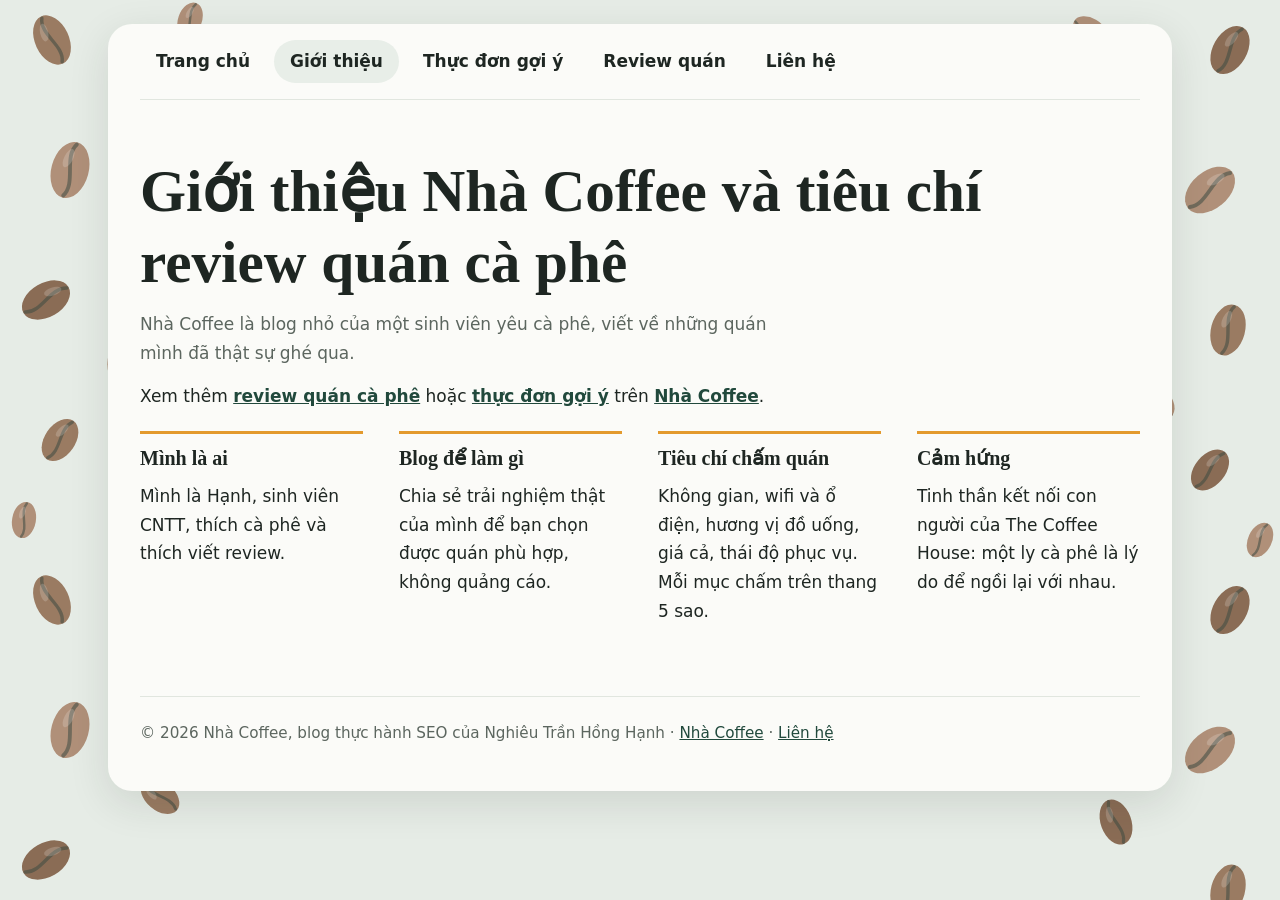
<file: gioi-thieu.html>
<!DOCTYPE html>
<html lang="vi">
<head>
<meta charset="utf-8">
<meta name="viewport" content="width=device-width, initial-scale=1">
<title>Giới thiệu Nhà Coffee &amp; tiêu chí review quán cà phê</title>
<meta name="description" content="Nhà Coffee chia sẻ tiêu chí review quán cà phê: không gian, wifi, ổ cắm, giá và đồ uống, giúp bạn chọn quán học bài, làm việc tại TP.HCM.">
<meta property="og:title" content="Giới thiệu Nhà Coffee &amp; tiêu chí review quán cà phê">
<meta property="og:description" content="Nhà Coffee chia sẻ tiêu chí review quán cà phê: không gian, wifi, ổ cắm, giá và đồ uống, giúp bạn chọn quán học bài, làm việc tại TP.HCM.">
<meta property="og:type" content="website">
<link rel="stylesheet" href="style.css">
</head>
<body>
<div class="nc">
<nav class="nc-nav" aria-label="Menu Nhà Coffee"><a href="index.html">Trang chủ</a><a href="gioi-thieu.html" aria-current="page">Giới thiệu</a><a href="thuc-don.html">Thực đơn gợi ý</a><a href="review-quan-ca-phe.html">Review quán</a><a href="lien-he.html">Liên hệ</a></nav>
<main>
<section>
    <h1>Giới thiệu Nhà Coffee và tiêu chí review quán cà phê</h1>
    <p class="nc-lead">Nhà Coffee là blog nhỏ của một sinh viên yêu cà phê, viết về những quán mình đã thật sự ghé qua.</p>
    <p>Xem thêm <a class="nc-link" href="review-quan-ca-phe.html">review quán cà phê</a> hoặc <a class="nc-link" href="thuc-don.html">thực đơn gợi ý</a> trên <a class="nc-link" href="index.html">Nhà Coffee</a>.</p>
    <div class="nc-about">
      <div><h2>Mình là ai</h2><p>Mình là Hạnh, sinh viên CNTT, thích cà phê và thích viết review.</p></div>
      <div><h2>Blog để làm gì</h2><p>Chia sẻ trải nghiệm thật của mình để bạn chọn được quán phù hợp, không quảng cáo.</p></div>
      <div><h2>Tiêu chí chấm quán</h2><p>Không gian, wifi và ổ điện, hương vị đồ uống, giá cả, thái độ phục vụ. Mỗi mục chấm trên thang 5 sao.</p></div>
      <div><h2>Cảm hứng</h2><p>Tinh thần kết nối con người của The Coffee House: một ly cà phê là lý do để ngồi lại với nhau.</p></div>
    </div>
  </section>
</main>
<footer>© 2026 Nhà Coffee, blog thực hành SEO của Nghiêu Trần Hồng Hạnh · <a href="index.html">Nhà Coffee</a> · <a href="lien-he.html">Liên hệ</a></footer>
</div>
</body>
</html>
</file>
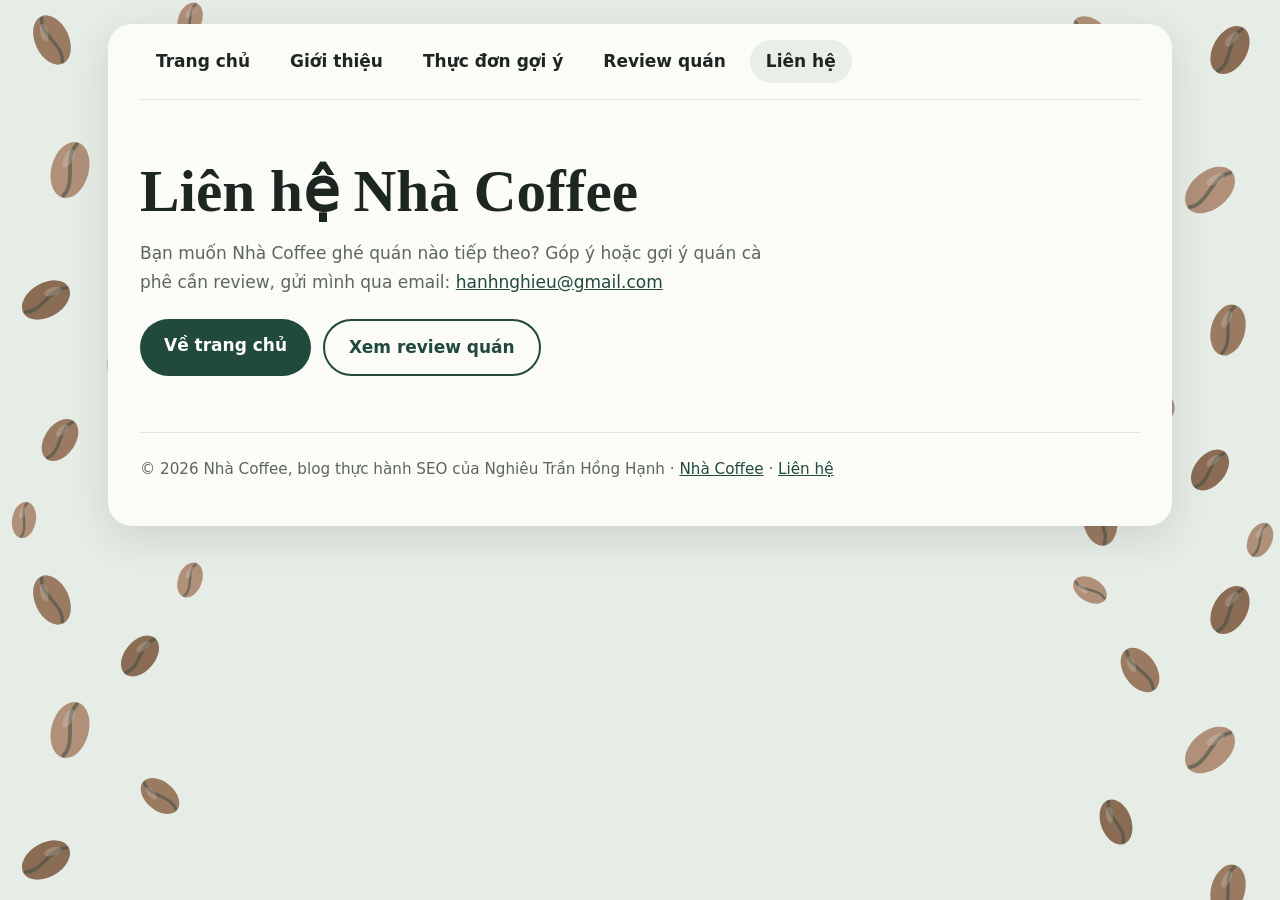
<file: lien-he.html>
<!DOCTYPE html>
<html lang="vi">
<head>
<meta charset="utf-8">
<meta name="viewport" content="width=device-width, initial-scale=1">
<title>Liên hệ Nhà Coffee – Góp ý &amp; gợi ý quán cà phê</title>
<meta name="description" content="Liên hệ Nhà Coffee để góp ý, gợi ý quán cà phê cần review hoặc hợp tác tại TP.HCM.">
<meta property="og:title" content="Liên hệ Nhà Coffee – Góp ý &amp; gợi ý quán cà phê">
<meta property="og:description" content="Liên hệ Nhà Coffee để góp ý, gợi ý quán cà phê cần review hoặc hợp tác tại TP.HCM.">
<meta property="og:type" content="website">
<link rel="stylesheet" href="style.css">
</head>
<body>
<div class="nc">
<nav class="nc-nav" aria-label="Menu Nhà Coffee"><a href="index.html">Trang chủ</a><a href="gioi-thieu.html">Giới thiệu</a><a href="thuc-don.html">Thực đơn gợi ý</a><a href="review-quan-ca-phe.html">Review quán</a><a href="lien-he.html" aria-current="page">Liên hệ</a></nav>
<main>
<section>
    <h1>Liên hệ Nhà Coffee</h1>
    <p class="nc-lead">Bạn muốn Nhà Coffee ghé quán nào tiếp theo? Góp ý hoặc gợi ý quán cà phê cần review, gửi mình qua email: <a href="mailto:hanhnghieu@gmail.com">hanhnghieu@gmail.com</a></p>
    <div class="nc-btns"><a class="nc-btn" href="index.html">Về trang chủ</a> <a class="nc-btn alt" href="review-quan-ca-phe.html">Xem review quán</a></div>
  </section>
</main>
<footer>© 2026 Nhà Coffee, blog thực hành SEO của Nghiêu Trần Hồng Hạnh · <a href="index.html">Nhà Coffee</a> · <a href="lien-he.html">Liên hệ</a></footer>
</div>
</body>
</html>
</file>
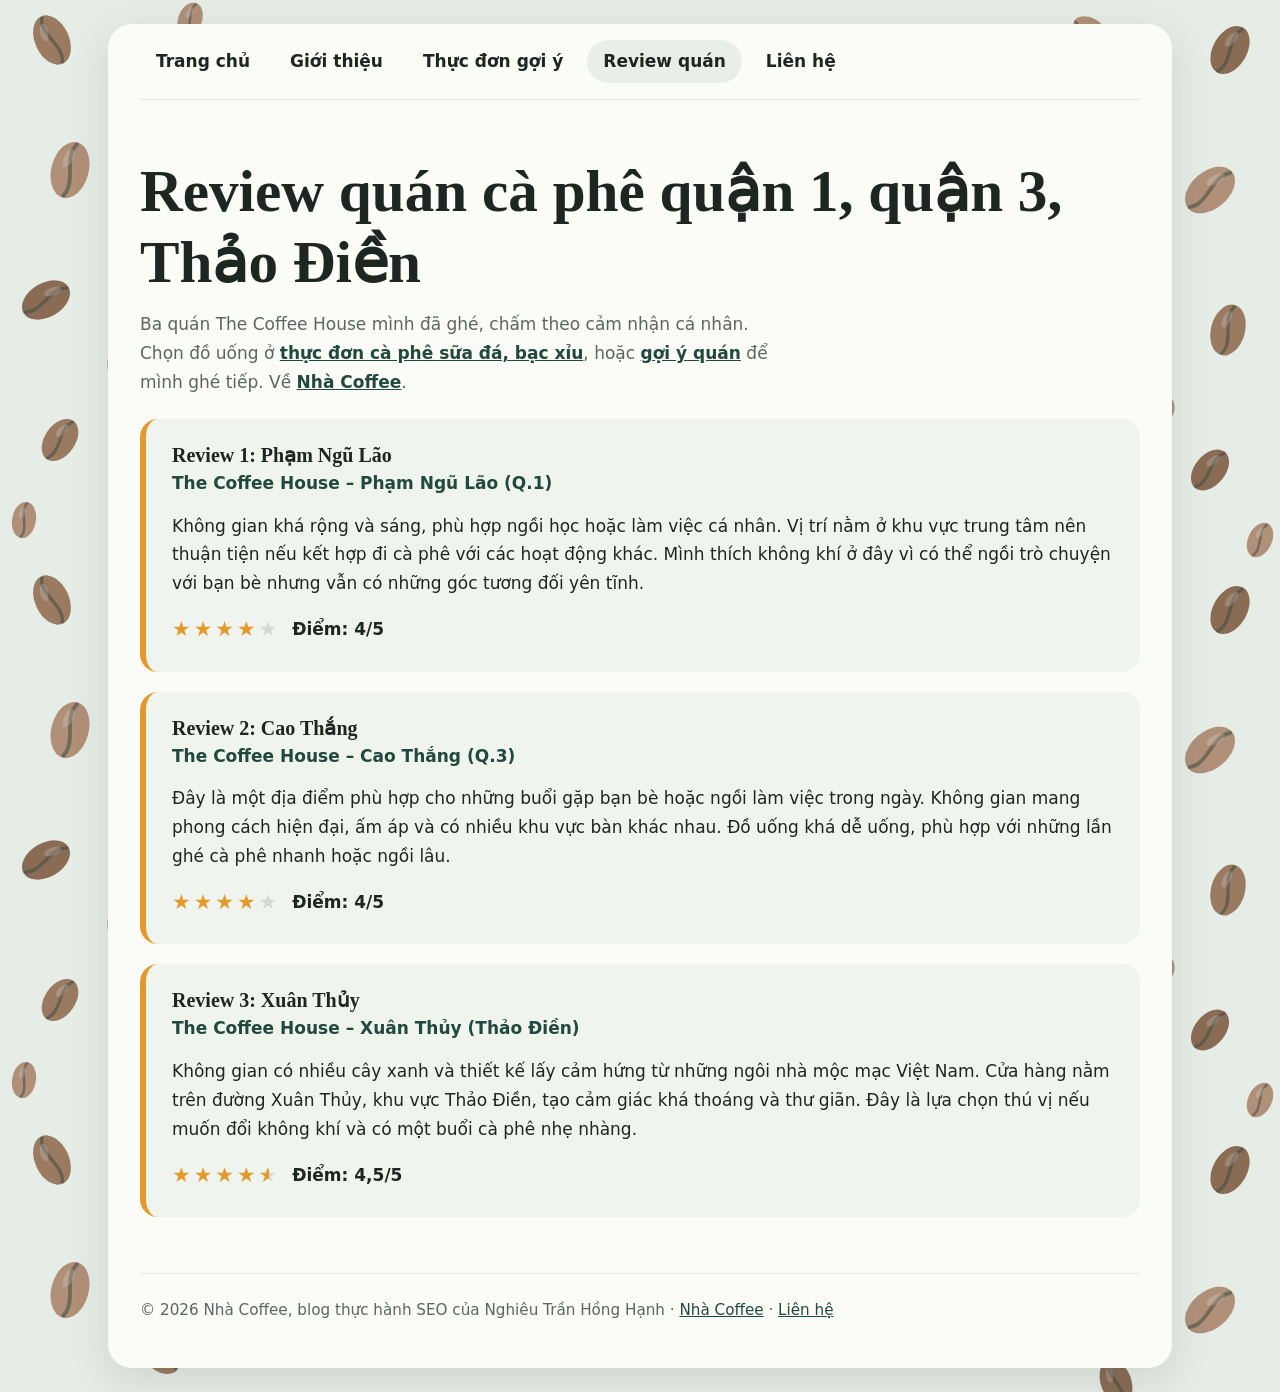
<file: review-quan-ca-phe.html>
<!DOCTYPE html>
<html lang="vi">
<head>
<meta charset="utf-8">
<meta name="viewport" content="width=device-width, initial-scale=1">
<title>Review quán cà phê quận 1, quận 3, Thảo Điền | Nhà Coffee</title>
<meta name="description" content="Review quán cà phê quận 1, quận 3, Thảo Điền: không gian, giá, đồ uống và độ yên tĩnh để học bài, làm việc. Đọc review Nhà Coffee.">
<meta property="og:title" content="Review quán cà phê quận 1, quận 3, Thảo Điền | Nhà Coffee">
<meta property="og:description" content="Review quán cà phê quận 1, quận 3, Thảo Điền: không gian, giá, đồ uống và độ yên tĩnh để học bài, làm việc. Đọc review Nhà Coffee.">
<meta property="og:type" content="website">
<link rel="stylesheet" href="style.css">
</head>
<body>
<div class="nc">
<nav class="nc-nav" aria-label="Menu Nhà Coffee"><a href="index.html">Trang chủ</a><a href="gioi-thieu.html">Giới thiệu</a><a href="thuc-don.html">Thực đơn gợi ý</a><a href="review-quan-ca-phe.html" aria-current="page">Review quán</a><a href="lien-he.html">Liên hệ</a></nav>
<main>
<section>
    <h1>Review quán cà phê quận 1, quận 3, Thảo Điền</h1>
    <p class="nc-lead">Ba quán The Coffee House mình đã ghé, chấm theo cảm nhận cá nhân. Chọn đồ uống ở <a class="nc-link" href="thuc-don.html">thực đơn cà phê sữa đá, bạc xỉu</a>, hoặc <a class="nc-link" href="lien-he.html">gợi ý quán</a> để mình ghé tiếp. Về <a class="nc-link" href="index.html">Nhà Coffee</a>.</p>
    <div class="nc-reviews">
      <article class="nc-review">
        <h2>Review 1: Phạm Ngũ Lão</h2>
        <p class="nc-place">The Coffee House – Phạm Ngũ Lão (Q.1)</p>
        <p>Không gian khá rộng và sáng, phù hợp ngồi học hoặc làm việc cá nhân. Vị trí nằm ở khu vực trung tâm nên thuận tiện nếu kết hợp đi cà phê với các hoạt động khác. Mình thích không khí ở đây vì có thể ngồi trò chuyện với bạn bè nhưng vẫn có những góc tương đối yên tĩnh.</p>
        <div class="nc-score"><span class="nc-stars" style="--p:80%" aria-hidden="true">★★★★★</span><span>Điểm: 4/5</span></div>
      </article>
      <article class="nc-review">
        <h2>Review 2: Cao Thắng</h2>
        <p class="nc-place">The Coffee House – Cao Thắng (Q.3)</p>
        <p>Đây là một địa điểm phù hợp cho những buổi gặp bạn bè hoặc ngồi làm việc trong ngày. Không gian mang phong cách hiện đại, ấm áp và có nhiều khu vực bàn khác nhau. Đồ uống khá dễ uống, phù hợp với những lần ghé cà phê nhanh hoặc ngồi lâu.</p>
        <div class="nc-score"><span class="nc-stars" style="--p:80%" aria-hidden="true">★★★★★</span><span>Điểm: 4/5</span></div>
      </article>
      <article class="nc-review">
        <h2>Review 3: Xuân Thủy</h2>
        <p class="nc-place">The Coffee House – Xuân Thủy (Thảo Điền)</p>
        <p>Không gian có nhiều cây xanh và thiết kế lấy cảm hứng từ những ngôi nhà mộc mạc Việt Nam. Cửa hàng nằm trên đường Xuân Thủy, khu vực Thảo Điền, tạo cảm giác khá thoáng và thư giãn. Đây là lựa chọn thú vị nếu muốn đổi không khí và có một buổi cà phê nhẹ nhàng.</p>
        <div class="nc-score"><span class="nc-stars" style="--p:90%" aria-hidden="true">★★★★★</span><span>Điểm: 4,5/5</span></div>
      </article>
    </div>
  </section>
</main>
<footer>© 2026 Nhà Coffee, blog thực hành SEO của Nghiêu Trần Hồng Hạnh · <a href="index.html">Nhà Coffee</a> · <a href="lien-he.html">Liên hệ</a></footer>
</div>
</body>
</html>
</file>
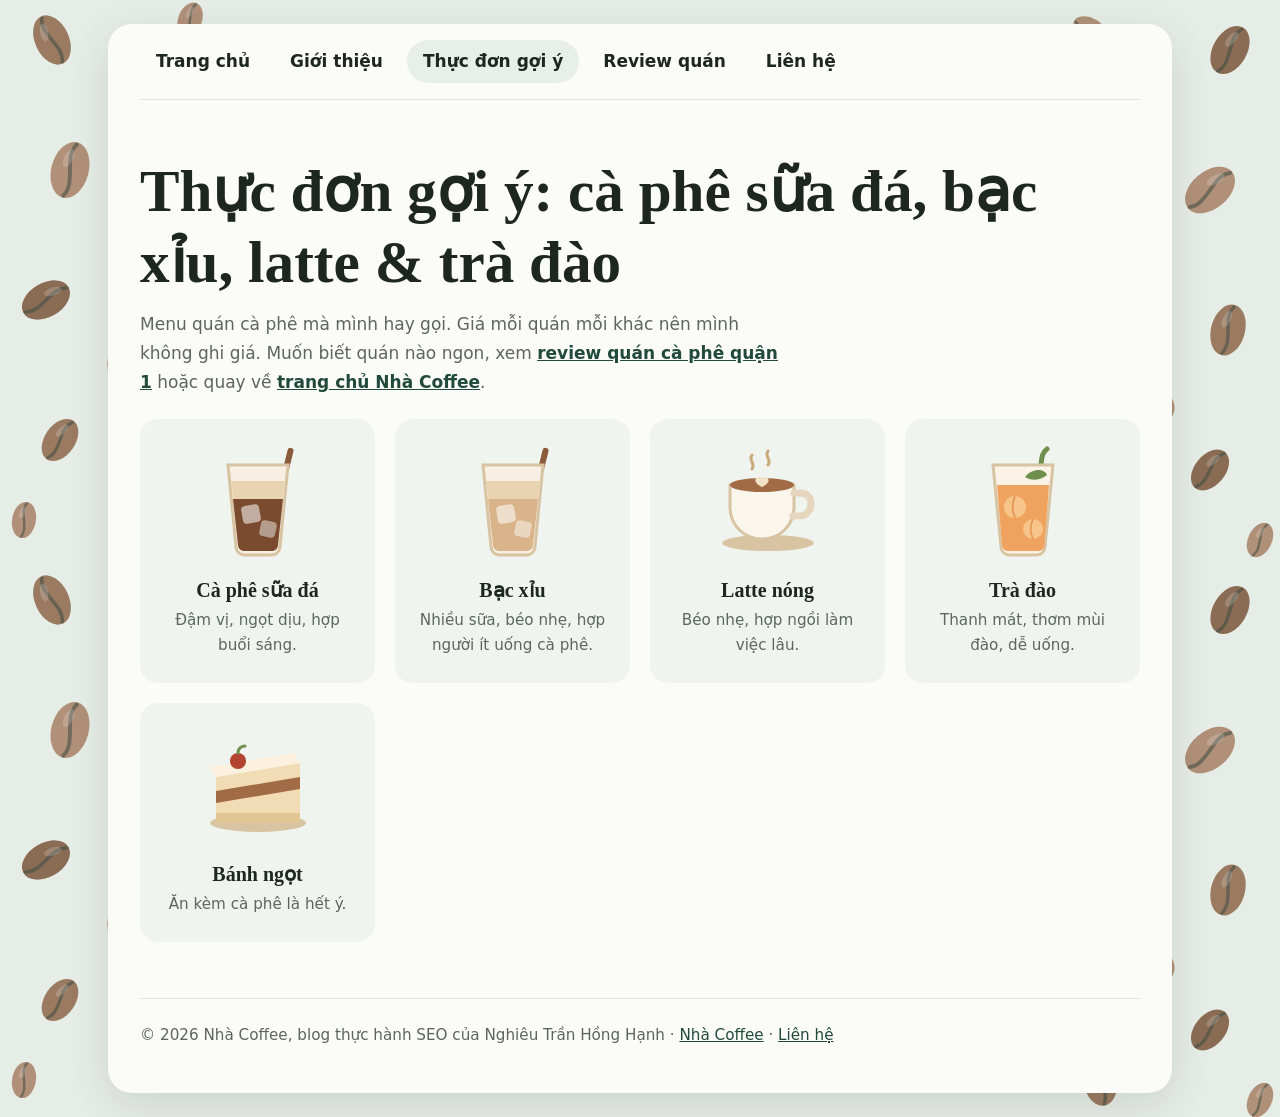
<file: thuc-don.html>
<!DOCTYPE html>
<html lang="vi">
<head>
<meta charset="utf-8">
<meta name="viewport" content="width=device-width, initial-scale=1">
<title>Thực đơn gợi ý: cà phê sữa đá, bạc xỉu, latte, trà đào</title>
<meta name="description" content="Gợi ý cà phê sữa đá, bạc xỉu, latte, trà đào và menu quán cà phê dễ uống cho sinh viên, dân văn phòng. Xem thực đơn Nhà Coffee.">
<meta property="og:title" content="Thực đơn gợi ý: cà phê sữa đá, bạc xỉu, latte, trà đào">
<meta property="og:description" content="Gợi ý cà phê sữa đá, bạc xỉu, latte, trà đào và menu quán cà phê dễ uống cho sinh viên, dân văn phòng. Xem thực đơn Nhà Coffee.">
<meta property="og:type" content="website">
<link rel="stylesheet" href="style.css">
</head>
<body>
<div class="nc">
<nav class="nc-nav" aria-label="Menu Nhà Coffee"><a href="index.html">Trang chủ</a><a href="gioi-thieu.html">Giới thiệu</a><a href="thuc-don.html" aria-current="page">Thực đơn gợi ý</a><a href="review-quan-ca-phe.html">Review quán</a><a href="lien-he.html">Liên hệ</a></nav>
<main>
<section>
    <h1>Thực đơn gợi ý: cà phê sữa đá, bạc xỉu, latte &amp; trà đào</h1>
    <p class="nc-lead">Menu quán cà phê mà mình hay gọi. Giá mỗi quán mỗi khác nên mình không ghi giá. Muốn biết quán nào ngon, xem <a class="nc-link" href="review-quan-ca-phe.html">review quán cà phê quận 1</a> hoặc quay về <a class="nc-link" href="index.html">trang chủ Nhà Coffee</a>.</p>
    <div class="nc-drinks">
      <div class="nc-drink">
        <svg viewBox="0 0 120 120" role="img" aria-label="Ly cà phê sữa đá">
          <rect x="83" y="6" width="6" height="60" rx="3" fill="#8a5a3b" transform="rotate(14 86 36)"/>
          <path d="M30 24h60l-8 82c-.5 5-4 8-9 8H47c-5 0-8.500-3-9-8z" fill="#f7efe1" stroke="#d8c4a3" stroke-width="3"/>
          <path d="M35 58h50l-5 46c-.5 4-3 6-7 6H47c-4 0-6.500-2-7-6z" fill="#7a4b2f"/>
          <path d="M33 40h54l-2.500 18h-49z" fill="#e9d3b0"/>
          <rect x="44" y="64" width="18" height="18" rx="4" fill="#fff" opacity=".55" transform="rotate(-10 53 73)"/>
          <rect x="62" y="80" width="16" height="16" rx="4" fill="#fff" opacity=".45" transform="rotate(12 70 88)"/>
        </svg>
        <h2>Cà phê sữa đá</h2>
        <p>Đậm vị, ngọt dịu, hợp buổi sáng.</p>
      </div>
      <div class="nc-drink">
        <svg viewBox="0 0 120 120" role="img" aria-label="Ly bạc xỉu">
          <rect x="83" y="6" width="6" height="60" rx="3" fill="#8a5a3b" transform="rotate(14 86 36)"/>
          <path d="M30 24h60l-8 82c-.5 5-4 8-9 8H47c-5 0-8.500-3-9-8z" fill="#f7efe1" stroke="#d8c4a3" stroke-width="3"/>
          <path d="M35 58h50l-5 46c-.5 4-3 6-7 6H47c-4 0-6.500-2-7-6z" fill="#d9b48a"/>
          <path d="M33 40h54l-2.500 18h-49z" fill="#e9d3b0"/>
          <rect x="44" y="64" width="18" height="18" rx="4" fill="#fff" opacity=".55" transform="rotate(-10 53 73)"/>
          <rect x="62" y="80" width="16" height="16" rx="4" fill="#fff" opacity=".45" transform="rotate(12 70 88)"/>
        </svg>
        <h2>Bạc xỉu</h2>
        <p>Nhiều sữa, béo nhẹ, hợp người ít uống cà phê.</p>
      </div>
      <div class="nc-drink">
        <svg viewBox="0 0 120 120" role="img" aria-label="Tách latte nóng">
          <ellipse cx="60" cy="102" rx="46" ry="8" fill="#d8c4a3"/>
          <path d="M22 44h64v22c0 18-14 32-32 32S22 84 22 66z" fill="#fbf6ec" stroke="#d8c4a3" stroke-width="3"/>
          <path d="M86 52h6c8 0 11 5 11 11s-4 12-12 12h-6" fill="none" stroke="#e5d6bd" stroke-width="7" stroke-linecap="round"/>
          <ellipse cx="54" cy="44" rx="32" ry="7" fill="#a06b45"/>
          <path d="M54 46c-9-4-8-10-2-10 2 0 2 1 2 2 0-1 1-2 2-2 6 0 7 6-2 10z" fill="#f2e2c8"/>
          <path d="M44 14c-4 6 4 8 0 14M60 10c-4 6 4 8 0 14" fill="none" stroke="#c9a97c" stroke-width="3" stroke-linecap="round"/>
        </svg>
        <h2>Latte nóng</h2>
        <p>Béo nhẹ, hợp ngồi làm việc lâu.</p>
      </div>
      <div class="nc-drink">
        <svg viewBox="0 0 120 120" role="img" aria-label="Ly trà đào">
          <path d="M84 8c-8 6-4 16-8 24" fill="none" stroke="#6f8f4e" stroke-width="5" stroke-linecap="round"/>
          <path d="M30 24h60l-8 82c-.5 5-4 8-9 8H47c-5 0-8.500-3-9-8z" fill="#fbf3e6" stroke="#d8c4a3" stroke-width="3"/>
          <path d="M34 44h52l-4.500 60c-.4 4-3 6-7 6H46c-4 0-6.600-2-7-6z" fill="#f0a35e"/>
          <circle cx="52" cy="66" r="11" fill="#f7c58a"/><path d="M52 55c-3 7-3 15 0 22" stroke="#e59a5a" stroke-width="2" fill="none"/>
          <circle cx="70" cy="88" r="10" fill="#f7c58a"/><path d="M70 78c-3 6-3 14 0 20" stroke="#e59a5a" stroke-width="2" fill="none"/>
          <path d="M62 36c8-10 20-8 22-2-8 6-16 6-22 2z" fill="#6f8f4e"/>
        </svg>
        <h2>Trà đào</h2>
        <p>Thanh mát, thơm mùi đào, dễ uống.</p>
      </div>
      <div class="nc-drink">
        <svg viewBox="0 0 120 120" role="img" aria-label="Miếng bánh ngọt">
          <ellipse cx="60" cy="98" rx="48" ry="9" fill="#d8c4a3"/>
          <path d="M18 88V52l84-14v50z" fill="#f2dcb6"/>
          <path d="M18 66l84-14v12L18 78z" fill="#a06b45"/>
          <path d="M18 52l84-14 -6-10-84 14z" fill="#fbf1de"/>
          <path d="M18 88h84v6c0 2-2 4-4 4H22c-2 0-4-2-4-4z" fill="#e2c795"/>
          <circle cx="40" cy="36" r="8" fill="#b4432f"/><path d="M40 28c0-5 4-7 7-7" stroke="#6f8f4e" stroke-width="3" fill="none" stroke-linecap="round"/>
        </svg>
        <h2>Bánh ngọt</h2>
        <p>Ăn kèm cà phê là hết ý.</p>
      </div>
    </div>
  </section>
</main>
<footer>© 2026 Nhà Coffee, blog thực hành SEO của Nghiêu Trần Hồng Hạnh · <a href="index.html">Nhà Coffee</a> · <a href="lien-he.html">Liên hệ</a></footer>
</div>
</body>
</html>
</file>
<file: style.css>
.nc{--bg:#fbfbf8;--sand:#e8eee8;--tile:#f0f4ef;--latte:#e39a2d;--brown:#21493c;--ink:#1e2622;--muted:#5c665f;--line:#e1e6df;max-width:1000px;margin:24px auto;padding:0 32px 8px;border-radius:24px;box-shadow:0 12px 40px rgba(30,38,34,.12);background:var(--bg);color:var(--ink);font-family:system-ui,-apple-system,"Segoe UI",Roboto,sans-serif;line-height:1.7;font-size:17px}
.nc *{box-sizing:border-box}
.nc h1,.nc h2,.nc h3{font-family:"Times New Roman",Cambria,"Palatino Linotype",serif;line-height:1.2;margin:0 0 12px;color:var(--ink)}
.nc h1{font-size:clamp(2.3rem,6vw,3.7rem)}
.nc h2{font-size:2rem}
.nc h3{font-size:1.25rem}
.nc p{margin:0 0 14px}
.nc a{color:var(--brown)}
.nc-nav{display:flex;flex-wrap:wrap;gap:4px 8px;padding:16px 0;border-bottom:1px solid var(--line)}
.nc-nav a{padding:7px 16px;border-radius:999px;text-decoration:none;font-weight:600;color:var(--ink)}
.nc-nav a:hover,.nc-nav a:focus{background:var(--sand)}
.nc section{scroll-margin-top:24px;padding:56px 0;border-bottom:1px solid var(--line)}
.nc section:last-of-type{border-bottom:0}
.nc-hero{display:grid;grid-template-columns:1.15fr .85fr;gap:32px;align-items:center}
.nc-hero p{font-size:1.15rem;color:var(--muted);max-width:32em}
.nc-hero svg{width:100%;max-width:340px;justify-self:center}
.nc-btns{display:flex;flex-wrap:wrap;gap:12px;margin-top:22px}
.nc-btn{display:inline-block;padding:12px 24px;background:var(--brown);color:#fff!important;text-decoration:none;font-weight:600;border-radius:999px}
.nc-btn:hover{background:#163629}
.nc-btn.alt{background:transparent;color:var(--brown)!important;border:2px solid var(--brown)}
.nc-lead{color:var(--muted);max-width:38em}
.nc-about{display:grid;grid-template-columns:repeat(auto-fit,minmax(210px,1fr));gap:24px 36px;margin-top:20px}
.nc-about h3{padding-top:12px;border-top:3px solid var(--latte)}
.nc-drinks{display:grid;grid-template-columns:repeat(auto-fit,minmax(200px,1fr));gap:20px;margin-top:22px}
.nc-drink{background:var(--tile);border-radius:18px;padding:22px 20px 24px;text-align:center}
.nc-drink svg{width:120px;height:120px;margin-bottom:8px}

.nc-drink h3{margin-bottom:6px}
.nc-drink p{font-size:.95rem;color:var(--muted);margin:0}
.nc-reviews{display:grid;gap:20px;margin-top:22px}
.nc-review{background:var(--tile);border-radius:18px;padding:24px 26px;border-left:6px solid var(--latte)}
.nc-review h3{margin-bottom:2px}
.nc-place{color:var(--brown);font-weight:600;margin-bottom:10px}
.nc-score{display:flex;align-items:center;gap:12px;margin-top:6px;font-weight:600}
.nc-stars{--p:80%;font-size:1.3rem;letter-spacing:3px;background:linear-gradient(90deg,#e39a2d var(--p),#d3dad2 var(--p));-webkit-background-clip:text;background-clip:text;color:transparent;-webkit-text-fill-color:transparent}
.nc footer{padding:24px 0 36px;font-size:.95rem;color:var(--muted);border-top:1px solid var(--line)}
@media(max-width:640px){.nc-hero{grid-template-columns:1fr}.nc-hero svg{max-width:240px;order:-1}.nc{padding:0 16px 8px}}
.nc .nc-hero{background:var(--brown);color:#fff;border-radius:24px;padding:52px 44px;margin-top:22px;border-bottom:0}
.nc .nc-hero h1{color:#fff}
.nc .nc-hero p{color:#dbe7e0}
.nc .nc-hero .nc-btn{background:#f2a24b;color:#1e2622!important}
.nc .nc-hero .nc-btn:hover{background:#ffb767}
.nc .nc-hero .nc-btn.alt{background:transparent;color:#fff!important;border:2px solid #fff}
@media(max-width:640px){.nc .nc-hero{padding:32px 22px}}
body{background-color:#e6ece6!important;background-image:url("data:image/svg+xml,%3Csvg xmlns=%22http://www.w3.org/2000/svg%22 width=%22220%22 height=%22560%22 viewBox=%220 0 220 560%22%3E%3Cg transform=%22translate(52 40) rotate(-25) scale(1)%22%3E%3Cellipse rx=%2217%22 ry=%2226%22 fill=%22%239a7b62%22/%3E%3Cpath d=%22M0 -24C-9 -10 9 10 0 24%22 fill=%22none%22 stroke=%22%233d4a42%22 stroke-opacity=%22.55%22 stroke-width=%223.500%22 stroke-linecap=%22round%22/%3E%3Cellipse cx=%22-6%22 cy=%22-9%22 rx=%224%22 ry=%229%22 fill=%22%23fff%22 opacity=%22.18%22 transform=%22rotate(12)%22/%3E%3C/g%3E%3Cg transform=%22translate(140 96) rotate(40) scale(0.9)%22%3E%3Cellipse rx=%2217%22 ry=%2226%22 fill=%22%238a6c55%22/%3E%3Cpath d=%22M0 -24C-9 -10 9 10 0 24%22 fill=%22none%22 stroke=%22%233d4a42%22 stroke-opacity=%22.55%22 stroke-width=%223.500%22 stroke-linecap=%22round%22/%3E%3Cellipse cx=%22-6%22 cy=%22-9%22 rx=%224%22 ry=%229%22 fill=%22%23fff%22 opacity=%22.18%22 transform=%22rotate(12)%22/%3E%3C/g%3E%3Cg transform=%22translate(70 170) rotate(15) scale(1.1)%22%3E%3Cellipse rx=%2217%22 ry=%2226%22 fill=%22%23b09079%22/%3E%3Cpath d=%22M0 -24C-9 -10 9 10 0 24%22 fill=%22none%22 stroke=%22%233d4a42%22 stroke-opacity=%22.55%22 stroke-width=%223.500%22 stroke-linecap=%22round%22/%3E%3Cellipse cx=%22-6%22 cy=%22-9%22 rx=%224%22 ry=%229%22 fill=%22%23fff%22 opacity=%22.18%22 transform=%22rotate(12)%22/%3E%3C/g%3E%3Cg transform=%22translate(160 236) rotate(-50) scale(0.85)%22%3E%3Cellipse rx=%2217%22 ry=%2226%22 fill=%22%239a7b62%22/%3E%3Cpath d=%22M0 -24C-9 -10 9 10 0 24%22 fill=%22none%22 stroke=%22%233d4a42%22 stroke-opacity=%22.55%22 stroke-width=%223.500%22 stroke-linecap=%22round%22/%3E%3Cellipse cx=%22-6%22 cy=%22-9%22 rx=%224%22 ry=%229%22 fill=%22%23fff%22 opacity=%22.18%22 transform=%22rotate(12)%22/%3E%3C/g%3E%3Cg transform=%22translate(46 300) rotate(60) scale(1)%22%3E%3Cellipse rx=%2217%22 ry=%2226%22 fill=%22%238a6c55%22/%3E%3Cpath d=%22M0 -24C-9 -10 9 10 0 24%22 fill=%22none%22 stroke=%22%233d4a42%22 stroke-opacity=%22.55%22 stroke-width=%223.500%22 stroke-linecap=%22round%22/%3E%3Cellipse cx=%22-6%22 cy=%22-9%22 rx=%224%22 ry=%229%22 fill=%22%23fff%22 opacity=%22.18%22 transform=%22rotate(12)%22/%3E%3C/g%3E%3Cg transform=%22translate(126 370) rotate(-15) scale(1.05)%22%3E%3Cellipse rx=%2217%22 ry=%2226%22 fill=%22%23b09079%22/%3E%3Cpath d=%22M0 -24C-9 -10 9 10 0 24%22 fill=%22none%22 stroke=%22%233d4a42%22 stroke-opacity=%22.55%22 stroke-width=%223.500%22 stroke-linecap=%22round%22/%3E%3Cellipse cx=%22-6%22 cy=%22-9%22 rx=%224%22 ry=%229%22 fill=%22%23fff%22 opacity=%22.18%22 transform=%22rotate(12)%22/%3E%3C/g%3E%3Cg transform=%22translate(60 440) rotate(35) scale(0.9)%22%3E%3Cellipse rx=%2217%22 ry=%2226%22 fill=%22%239a7b62%22/%3E%3Cpath d=%22M0 -24C-9 -10 9 10 0 24%22 fill=%22none%22 stroke=%22%233d4a42%22 stroke-opacity=%22.55%22 stroke-width=%223.500%22 stroke-linecap=%22round%22/%3E%3Cellipse cx=%22-6%22 cy=%22-9%22 rx=%224%22 ry=%229%22 fill=%22%23fff%22 opacity=%22.18%22 transform=%22rotate(12)%22/%3E%3C/g%3E%3Cg transform=%22translate(170 500) rotate(-40) scale(1)%22%3E%3Cellipse rx=%2217%22 ry=%2226%22 fill=%22%238a6c55%22/%3E%3Cpath d=%22M0 -24C-9 -10 9 10 0 24%22 fill=%22none%22 stroke=%22%233d4a42%22 stroke-opacity=%22.55%22 stroke-width=%223.500%22 stroke-linecap=%22round%22/%3E%3Cellipse cx=%22-6%22 cy=%22-9%22 rx=%224%22 ry=%229%22 fill=%22%23fff%22 opacity=%22.18%22 transform=%22rotate(12)%22/%3E%3C/g%3E%3Cg transform=%22translate(24 520) rotate(10) scale(0.7)%22%3E%3Cellipse rx=%2217%22 ry=%2226%22 fill=%22%23b09079%22/%3E%3Cpath d=%22M0 -24C-9 -10 9 10 0 24%22 fill=%22none%22 stroke=%22%233d4a42%22 stroke-opacity=%22.55%22 stroke-width=%223.500%22 stroke-linecap=%22round%22/%3E%3Cellipse cx=%22-6%22 cy=%22-9%22 rx=%224%22 ry=%229%22 fill=%22%23fff%22 opacity=%22.18%22 transform=%22rotate(12)%22/%3E%3C/g%3E%3Cg transform=%22translate(190 20) rotate(20) scale(0.7)%22%3E%3Cellipse rx=%2217%22 ry=%2226%22 fill=%22%23b09079%22/%3E%3Cpath d=%22M0 -24C-9 -10 9 10 0 24%22 fill=%22none%22 stroke=%22%233d4a42%22 stroke-opacity=%22.55%22 stroke-width=%223.500%22 stroke-linecap=%22round%22/%3E%3Cellipse cx=%22-6%22 cy=%22-9%22 rx=%224%22 ry=%229%22 fill=%22%23fff%22 opacity=%22.18%22 transform=%22rotate(12)%22/%3E%3C/g%3E%3C/svg%3E"),url("data:image/svg+xml,%3Csvg xmlns=%22http://www.w3.org/2000/svg%22 width=%22220%22 height=%22560%22 viewBox=%220 0 220 560%22%3E%3Cg transform=%22translate(170 50) rotate(30) scale(1)%22%3E%3Cellipse rx=%2217%22 ry=%2226%22 fill=%22%238a6c55%22/%3E%3Cpath d=%22M0 -24C-9 -10 9 10 0 24%22 fill=%22none%22 stroke=%22%233d4a42%22 stroke-opacity=%22.55%22 stroke-width=%223.500%22 stroke-linecap=%22round%22/%3E%3Cellipse cx=%22-6%22 cy=%22-9%22 rx=%224%22 ry=%229%22 fill=%22%23fff%22 opacity=%22.18%22 transform=%22rotate(12)%22/%3E%3C/g%3E%3Cg transform=%22translate(80 110) rotate(-35) scale(0.95)%22%3E%3Cellipse rx=%2217%22 ry=%2226%22 fill=%22%239a7b62%22/%3E%3Cpath d=%22M0 -24C-9 -10 9 10 0 24%22 fill=%22none%22 stroke=%22%233d4a42%22 stroke-opacity=%22.55%22 stroke-width=%223.500%22 stroke-linecap=%22round%22/%3E%3Cellipse cx=%22-6%22 cy=%22-9%22 rx=%224%22 ry=%229%22 fill=%22%23fff%22 opacity=%22.18%22 transform=%22rotate(12)%22/%3E%3C/g%3E%3Cg transform=%22translate(150 190) rotate(50) scale(1.1)%22%3E%3Cellipse rx=%2217%22 ry=%2226%22 fill=%22%23b09079%22/%3E%3Cpath d=%22M0 -24C-9 -10 9 10 0 24%22 fill=%22none%22 stroke=%22%233d4a42%22 stroke-opacity=%22.55%22 stroke-width=%223.500%22 stroke-linecap=%22round%22/%3E%3Cellipse cx=%22-6%22 cy=%22-9%22 rx=%224%22 ry=%229%22 fill=%22%23fff%22 opacity=%22.18%22 transform=%22rotate(12)%22/%3E%3C/g%3E%3Cg transform=%22translate(56 262) rotate(-20) scale(0.9)%22%3E%3Cellipse rx=%2217%22 ry=%2226%22 fill=%22%238a6c55%22/%3E%3Cpath d=%22M0 -24C-9 -10 9 10 0 24%22 fill=%22none%22 stroke=%22%233d4a42%22 stroke-opacity=%22.55%22 stroke-width=%223.500%22 stroke-linecap=%22round%22/%3E%3Cellipse cx=%22-6%22 cy=%22-9%22 rx=%224%22 ry=%229%22 fill=%22%23fff%22 opacity=%22.18%22 transform=%22rotate(12)%22/%3E%3C/g%3E%3Cg transform=%22translate(168 330) rotate(15) scale(1)%22%3E%3Cellipse rx=%2217%22 ry=%2226%22 fill=%22%239a7b62%22/%3E%3Cpath d=%22M0 -24C-9 -10 9 10 0 24%22 fill=%22none%22 stroke=%22%233d4a42%22 stroke-opacity=%22.55%22 stroke-width=%223.500%22 stroke-linecap=%22round%22/%3E%3Cellipse cx=%22-6%22 cy=%22-9%22 rx=%224%22 ry=%229%22 fill=%22%23fff%22 opacity=%22.18%22 transform=%22rotate(12)%22/%3E%3C/g%3E%3Cg transform=%22translate(90 400) rotate(-55) scale(1.05)%22%3E%3Cellipse rx=%2217%22 ry=%2226%22 fill=%22%23b09079%22/%3E%3Cpath d=%22M0 -24C-9 -10 9 10 0 24%22 fill=%22none%22 stroke=%22%233d4a42%22 stroke-opacity=%22.55%22 stroke-width=%223.500%22 stroke-linecap=%22round%22/%3E%3Cellipse cx=%22-6%22 cy=%22-9%22 rx=%224%22 ry=%229%22 fill=%22%23fff%22 opacity=%22.18%22 transform=%22rotate(12)%22/%3E%3C/g%3E%3Cg transform=%22translate(150 470) rotate(40) scale(0.9)%22%3E%3Cellipse rx=%2217%22 ry=%2226%22 fill=%22%238a6c55%22/%3E%3Cpath d=%22M0 -24C-9 -10 9 10 0 24%22 fill=%22none%22 stroke=%22%233d4a42%22 stroke-opacity=%22.55%22 stroke-width=%223.500%22 stroke-linecap=%22round%22/%3E%3Cellipse cx=%22-6%22 cy=%22-9%22 rx=%224%22 ry=%229%22 fill=%22%23fff%22 opacity=%22.18%22 transform=%22rotate(12)%22/%3E%3C/g%3E%3Cg transform=%22translate(40 520) rotate(-10) scale(1)%22%3E%3Cellipse rx=%2217%22 ry=%2226%22 fill=%22%239a7b62%22/%3E%3Cpath d=%22M0 -24C-9 -10 9 10 0 24%22 fill=%22none%22 stroke=%22%233d4a42%22 stroke-opacity=%22.55%22 stroke-width=%223.500%22 stroke-linecap=%22round%22/%3E%3Cellipse cx=%22-6%22 cy=%22-9%22 rx=%224%22 ry=%229%22 fill=%22%23fff%22 opacity=%22.18%22 transform=%22rotate(12)%22/%3E%3C/g%3E%3Cg transform=%22translate(30 30) rotate(-60) scale(0.7)%22%3E%3Cellipse rx=%2217%22 ry=%2226%22 fill=%22%23b09079%22/%3E%3Cpath d=%22M0 -24C-9 -10 9 10 0 24%22 fill=%22none%22 stroke=%22%233d4a42%22 stroke-opacity=%22.55%22 stroke-width=%223.500%22 stroke-linecap=%22round%22/%3E%3Cellipse cx=%22-6%22 cy=%22-9%22 rx=%224%22 ry=%229%22 fill=%22%23fff%22 opacity=%22.18%22 transform=%22rotate(12)%22/%3E%3C/g%3E%3Cg transform=%22translate(200 540) rotate(25) scale(0.7)%22%3E%3Cellipse rx=%2217%22 ry=%2226%22 fill=%22%23b09079%22/%3E%3Cpath d=%22M0 -24C-9 -10 9 10 0 24%22 fill=%22none%22 stroke=%22%233d4a42%22 stroke-opacity=%22.55%22 stroke-width=%223.500%22 stroke-linecap=%22round%22/%3E%3Cellipse cx=%22-6%22 cy=%22-9%22 rx=%224%22 ry=%229%22 fill=%22%23fff%22 opacity=%22.18%22 transform=%22rotate(12)%22/%3E%3C/g%3E%3C/svg%3E")!important;background-repeat:repeat-y,repeat-y!important;background-position:left top,right top!important;background-size:220px 560px,220px 560px!important}
@media(max-width:1100px){body{background-image:none!important}}
.ncb{max-width:1064px;margin:24px auto 0;position:relative;overflow:hidden;border-radius:24px;min-height:400px;display:flex;align-items:center;background:#163629;box-shadow:0 12px 40px rgba(30,38,34,.12);line-height:1.7}
.ncb>img{position:absolute;inset:0;width:100%;height:100%;object-fit:cover;object-position:70% center}
.ncb::before{content:"";position:absolute;inset:0;z-index:1;background:linear-gradient(90deg,rgba(22,54,41,.94) 0%,rgba(22,54,41,.82) 38%,rgba(22,54,41,.15) 72%,rgba(22,54,41,0) 100%)}
.ncb-text{position:relative;z-index:2;max-width:480px;padding:48px 44px;color:#fff}
.ncb h1{font-family:"Times New Roman",Cambria,serif;font-size:clamp(2.3rem,6vw,3.5rem);line-height:1.2;margin:0 0 12px;color:#fff}
.ncb p{margin:0 0 14px;color:#e4eee8;font-size:1.1rem}
.ncb-btns{display:flex;flex-wrap:wrap;gap:12px;margin-top:22px}
.ncb-btn{display:inline-block;padding:12px 24px;background:#f2a24b;color:#1e2622!important;text-decoration:none;font-weight:600;border-radius:999px}
.ncb-btn:hover{background:#ffb767}
.ncb-btn.alt{background:transparent;color:#fff!important;border:2px solid #fff}
@media(max-width:640px){.ncb::before{background:rgba(22,54,41,.82)}.ncb-text{padding:32px 22px}}
.nc-about h2{font-size:1.25rem;padding-top:12px;border-top:3px solid var(--latte)}
.nc-drink h2,.nc-review h2{font-size:1.25rem}
.nc-drink h2{margin-bottom:6px}.nc-review h2{margin-bottom:2px}
.nc-nav a[aria-current="page"]{background:var(--sand)}
.nc main{display:block}
.nc-link{font-weight:600}
</file>
